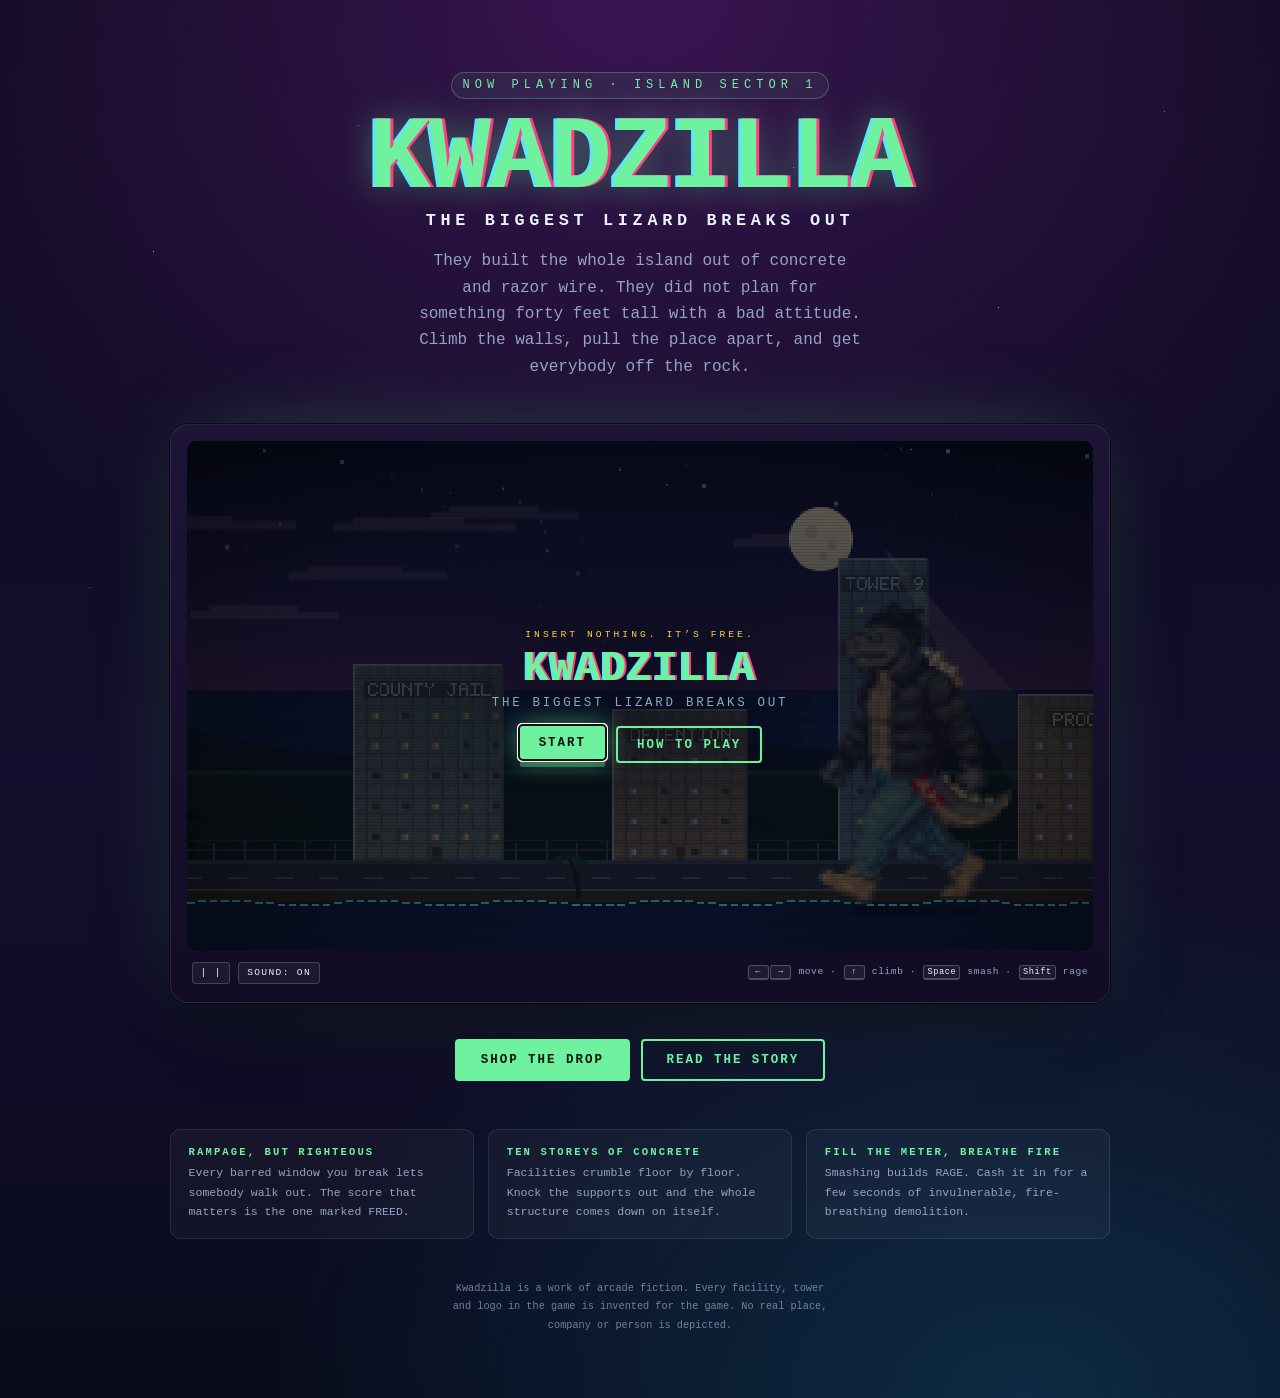
<file: game.html>
<!doctype html>
<html lang="en">
<head>
<meta charset="utf-8">
<meta name="viewport" content="width=device-width, initial-scale=1, viewport-fit=cover">
<title>Kwadzilla — The Biggest Lizard Breaks Out</title>
<meta name="description" content="Play Kwadzilla: the biggest lizard breaks out. A retro arcade splash page where a giant lizard levels the prison island and frees everybody inside.">
<meta name="theme-color" content="#070a18">
<meta name="robots" content="noindex">

<!-- Social preview (swap the image URL for your own once hosted) -->
<meta property="og:title" content="Kwadzilla — The Biggest Lizard Breaks Out">
<meta property="og:description" content="Climb it. Smash it. Free everybody. A playable arcade splash page.">
<meta property="og:type" content="website">

<link rel="stylesheet" href="./assets/kwadzilla-game.css">
<style>
  html, body { margin: 0; padding: 0; background: #070a18; }
  body { -webkit-font-smoothing: antialiased; }
</style>
</head>
<body>

<section class="kwad-hero">
  <div class="kwad-hero__inner">

    <p class="kwad-hero__eyebrow"><span>Now playing &middot; Island Sector 1</span></p>

    <h1 class="kwad-hero__title">
      Kwadzilla
      <small>The biggest lizard breaks out</small>
    </h1>

    <p class="kwad-hero__sub">
      They built the whole island out of concrete and razor wire. They did not
      plan for something forty feet tall with a bad attitude. Climb the walls,
      pull the place apart, and get everybody off the rock.
    </p>

    <!-- The game mounts itself into this element. -->
    <div
      data-kwadzilla
      data-cta-1-label="Shop the drop"
      data-cta-1-url="#"
      data-cta-2-label="Read the story"
      data-cta-2-url="#"
      data-reward-code="BIGLIZARD"
      data-reward-label="Sector cleared — take 15% off"
      data-reward-note="One use per customer. Applies at checkout."
      data-reward-score="20000"
      data-sound="on"></div>

    <div class="kwad-hero__cta">
      <a class="kwad-btn kwad-btn--go" href="#">Shop the drop</a>
      <a class="kwad-btn kwad-btn--ghost" href="#">Read the story</a>
    </div>

    <ul class="kwad-facts">
      <li>
        <b>Rampage, but righteous</b>
        <span>Every barred window you break lets somebody walk out. The score
          that matters is the one marked FREED.</span>
      </li>
      <li>
        <b>Ten storeys of concrete</b>
        <span>Facilities crumble floor by floor. Knock the supports out and the
          whole structure comes down on itself.</span>
      </li>
      <li>
        <b>Fill the meter, breathe fire</b>
        <span>Smashing builds RAGE. Cash it in for a few seconds of
          invulnerable, fire-breathing demolition.</span>
      </li>
    </ul>

    <p class="kwad-hero__foot">
      Kwadzilla is a work of arcade fiction. Every facility, tower and logo in
      the game is invented for the game. No real place, company or person is
      depicted.
    </p>

  </div>
</section>

<script src="./assets/kwadzilla-game.js" defer></script>
</body>
</html>
</file>
<file: assets/kwadzilla-game.css>
/*!
 * KWADZILLA — THE BIGGEST LIZARD BREAKS OUT
 * Splash page + arcade cabinet styles. Scoped under .kwad-hero / .kwad-game
 * so it can be dropped into any Shopify theme without leaking.
 */

/* Design tokens live on both the full-page hero and the standalone embed, so
   the arcade cabinet looks the same dropped into a Horizon theme block as it
   does inside our own section. */
.kwad-hero,
.kwad-embed {
  --kwad-bg: #070a18;
  --kwad-bg-2: #150e2e;
  --kwad-ink: #eaf2ff;
  --kwad-dim: #93a3c4;
  --kwad-acid: #6ef2a0;
  --kwad-hot: #ff3d7f;
  --kwad-gold: #ffd23f;
  --kwad-cyan: #59e6ff;
  --kwad-edge: rgba(110, 242, 160, 0.28);
  --kwad-mono: ui-monospace, "SFMono-Regular", "SF Mono", Menlo, Consolas, "Liberation Mono", monospace;

  font-family: var(--kwad-mono);
  text-align: center;
}

.kwad-hero {
  position: relative;
  isolation: isolate;
  overflow: hidden;
  padding: clamp(2rem, 6vw, 4.5rem) clamp(1rem, 4vw, 3rem) clamp(2.5rem, 6vw, 4rem);
  background:
    radial-gradient(120% 80% at 50% 0%, #3a1552 0%, rgba(58, 21, 82, 0) 60%),
    radial-gradient(90% 60% at 80% 100%, #0d2b44 0%, rgba(13, 43, 68, 0) 65%),
    linear-gradient(180deg, var(--kwad-bg) 0%, var(--kwad-bg-2) 55%, #090c1c 100%);
  color: var(--kwad-ink);
}

/* Embedded as a theme block. Transparent by default so it sits inside whatever
   colour scheme the surrounding Horizon section is using. */
.kwad-embed {
  color: inherit;
}

.kwad-embed .kwad-game { margin-top: 0; }

/* With no backdrop of our own, the surrounding scheme may well be light, and
   acid green on cream is unreadable. Borrow the scheme's own text colour. */
.kwad-embed:not(.kwad-embed--dark) .kwad-btn--ghost,
.kwad-hero--plain .kwad-btn--ghost {
  color: inherit;
  border-color: currentColor;
  opacity: 0.85;
}

.kwad-embed:not(.kwad-embed--dark) .kwad-btn--ghost:hover,
.kwad-embed:not(.kwad-embed--dark) .kwad-btn--ghost:focus-visible,
.kwad-hero--plain .kwad-btn--ghost:hover,
.kwad-hero--plain .kwad-btn--ghost:focus-visible {
  opacity: 1;
  background: currentColor;
  color: canvas;
}

/* …or opt into the arcade backdrop as a self-contained panel. */
.kwad-embed--dark {
  padding: clamp(1rem, 3vw, 2rem);
  border-radius: 16px;
  color: var(--kwad-ink);
  background:
    radial-gradient(120% 90% at 50% 0%, #3a1552 0%, rgba(58, 21, 82, 0) 62%),
    linear-gradient(180deg, var(--kwad-bg) 0%, var(--kwad-bg-2) 60%, #090c1c 100%);
}

/* Horizon glow + starfield, pure CSS so there are no image requests. */
.kwad-hero::before {
  content: "";
  position: absolute;
  inset: 0;
  z-index: -1;
  background-image:
    radial-gradient(1px 1px at 12% 18%, rgba(255, 255, 255, 0.7) 50%, transparent 51%),
    radial-gradient(1px 1px at 28% 9%, rgba(255, 255, 255, 0.5) 50%, transparent 51%),
    radial-gradient(1px 1px at 44% 24%, rgba(255, 255, 255, 0.6) 50%, transparent 51%),
    radial-gradient(1px 1px at 62% 12%, rgba(255, 255, 255, 0.45) 50%, transparent 51%),
    radial-gradient(1px 1px at 78% 22%, rgba(255, 255, 255, 0.65) 50%, transparent 51%),
    radial-gradient(1px 1px at 91% 8%, rgba(255, 255, 255, 0.5) 50%, transparent 51%),
    radial-gradient(1px 1px at 7% 42%, rgba(255, 255, 255, 0.4) 50%, transparent 51%),
    radial-gradient(1px 1px at 84% 46%, rgba(255, 255, 255, 0.35) 50%, transparent 51%);
  opacity: 0.9;
}

.kwad-hero__inner {
  position: relative;
  max-width: 1080px;
  margin: 0 auto;
}

/* ------------------------------------------------------------------ */
/* Headline                                                            */
/* ------------------------------------------------------------------ */

.kwad-hero__eyebrow {
  margin: 0 0 1rem;
  font-size: clamp(0.62rem, 1.6vw, 0.75rem);
  letter-spacing: 0.42em;
  text-transform: uppercase;
  color: var(--kwad-acid);
}

.kwad-hero__eyebrow span {
  display: inline-block;
  padding: 0.45em 0.9em;
  border: 1px solid var(--kwad-edge);
  border-radius: 999px;
  background: rgba(110, 242, 160, 0.07);
}

.kwad-hero__title {
  margin: 0;
  font-size: clamp(2.6rem, 11vw, 6.5rem);
  line-height: 0.86;
  font-weight: 900;
  letter-spacing: -0.02em;
  text-transform: uppercase;
  font-family: Impact, "Haettenschweiler", "Arial Narrow Bold", "Anton", var(--kwad-mono);
  color: var(--kwad-acid);
  text-shadow:
    3px 0 0 var(--kwad-hot),
    -3px 0 0 var(--kwad-cyan),
    0 0 34px rgba(110, 242, 160, 0.45);
}

.kwad-hero__title small {
  display: block;
  margin-top: 0.6rem;
  font-family: var(--kwad-mono);
  font-size: clamp(0.7rem, 2.6vw, 1.05rem);
  font-weight: 700;
  letter-spacing: 0.28em;
  color: var(--kwad-ink);
  text-shadow: none;
}

.kwad-hero__sub {
  max-width: 46ch;
  margin: 1.25rem auto 0;
  font-size: clamp(0.85rem, 2.2vw, 1rem);
  line-height: 1.65;
  color: var(--kwad-dim);
}

/* ------------------------------------------------------------------ */
/* Cabinet                                                             */
/* ------------------------------------------------------------------ */

.kwad-game {
  margin: clamp(1.75rem, 5vw, 2.75rem) auto 0;
  max-width: 940px;
}

.kwad-cab {
  padding: clamp(0.6rem, 2vw, 1rem);
  border-radius: 18px;
  background: linear-gradient(180deg, #1d1436 0%, #120c24 100%);
  border: 1px solid rgba(255, 255, 255, 0.09);
  box-shadow:
    0 0 0 1px rgba(0, 0, 0, 0.6),
    0 30px 70px -30px rgba(0, 0, 0, 0.95),
    0 0 90px -30px rgba(110, 242, 160, 0.35);
}

.kwad-screen {
  position: relative;
  border-radius: 10px;
  overflow: hidden;
  background: #04060f;
  box-shadow: inset 0 0 0 2px rgba(0, 0, 0, 0.8), inset 0 0 60px rgba(0, 0, 0, 0.8);
}

.kwad-canvas {
  display: block;
  width: 100%;
  height: auto;
  aspect-ratio: 16 / 9;
  image-rendering: pixelated;
  image-rendering: crisp-edges;
  outline: none;
  touch-action: manipulation;
}

.kwad-canvas:focus-visible {
  box-shadow: inset 0 0 0 2px var(--kwad-acid);
}

.kwad-scan {
  position: absolute;
  inset: 0;
  pointer-events: none;
  background:
    repeating-linear-gradient(
      180deg,
      rgba(0, 0, 0, 0.24) 0px,
      rgba(0, 0, 0, 0.24) 1px,
      rgba(0, 0, 0, 0) 1px,
      rgba(0, 0, 0, 0) 3px
    );
  mix-blend-mode: multiply;
  opacity: 0.55;
}

/* ------------------------------------------------------------------ */
/* Overlay panels (start / how to play / pause / game over)            */
/* ------------------------------------------------------------------ */

.kwad-ui {
  position: absolute;
  inset: 0;
  display: grid;
  place-items: center;
  padding: 1rem;
  background: radial-gradient(70% 70% at 50% 45%, rgba(6, 10, 24, 0.86) 0%, rgba(4, 6, 15, 0.4) 100%);
}

.kwad-ui[hidden] { display: none; }

.kwad-panel {
  width: min(100%, 460px);
  text-align: center;
}

.kwad-kicker {
  margin: 0 0 0.5rem;
  font-size: 0.6rem;
  letter-spacing: 0.32em;
  text-transform: uppercase;
  color: var(--kwad-gold);
}

.kwad-logo {
  margin: 0;
  font-size: clamp(1.6rem, 6vw, 2.6rem);
  line-height: 1;
  font-weight: 900;
  letter-spacing: 0.02em;
  font-family: Impact, "Haettenschweiler", "Arial Narrow Bold", var(--kwad-mono);
  color: var(--kwad-acid);
  text-shadow: 2px 0 0 var(--kwad-hot), -2px 0 0 var(--kwad-cyan);
}

.kwad-tag {
  margin: 0.4rem 0 0;
  font-size: clamp(0.6rem, 2.4vw, 0.78rem);
  letter-spacing: 0.22em;
  text-transform: uppercase;
  color: var(--kwad-dim);
}

.kwad-h {
  margin: 0 0 0.85rem;
  font-size: clamp(1.1rem, 4.5vw, 1.6rem);
  letter-spacing: 0.18em;
  text-transform: uppercase;
  color: var(--kwad-acid);
}

.kwad-h--red { color: var(--kwad-hot); }

.kwad-list {
  margin: 0 0 0.9rem;
  padding: 0;
  list-style: none;
  text-align: left;
  font-size: clamp(0.66rem, 2.4vw, 0.8rem);
  line-height: 1.9;
  color: var(--kwad-ink);
}

.kwad-list b { color: var(--kwad-gold); }

.kwad-note {
  margin: 0 0 1rem;
  font-size: clamp(0.64rem, 2.2vw, 0.76rem);
  line-height: 1.7;
  color: var(--kwad-dim);
}

.kwad-note b { color: var(--kwad-gold); }

.kwad-meta {
  margin: 0.9rem 0 0;
  font-size: 0.66rem;
  letter-spacing: 0.2em;
  color: var(--kwad-dim);
}

.kwad-stats {
  display: flex;
  justify-content: center;
  gap: clamp(0.8rem, 4vw, 2rem);
  margin: 0 0 1.1rem;
}

.kwad-stats div { margin: 0; }

.kwad-stats dt {
  font-size: 0.58rem;
  letter-spacing: 0.24em;
  text-transform: uppercase;
  color: var(--kwad-dim);
}

.kwad-stats dd {
  margin: 0.25rem 0 0;
  font-size: clamp(0.9rem, 3.6vw, 1.3rem);
  font-weight: 700;
  color: var(--kwad-gold);
}

.kwad-actions {
  display: flex;
  flex-wrap: wrap;
  justify-content: center;
  gap: 0.6rem;
  margin-top: 1rem;
}

/* ------------------------------------------------------------------ */
/* Buttons                                                             */
/* ------------------------------------------------------------------ */

.kwad-btn {
  display: inline-block;
  padding: 0.75em 1.5em;
  border: 2px solid var(--kwad-acid);
  border-radius: 4px;
  background: var(--kwad-acid);
  color: #07110b;
  font-family: inherit;
  font-size: clamp(0.66rem, 2.4vw, 0.78rem);
  font-weight: 700;
  letter-spacing: 0.16em;
  text-transform: uppercase;
  text-decoration: none;
  cursor: pointer;
  transition: transform 0.12s ease, box-shadow 0.12s ease, background-color 0.12s ease;
}

.kwad-btn:hover,
.kwad-btn:focus-visible {
  transform: translateY(-2px);
  box-shadow: 0 8px 0 -2px rgba(110, 242, 160, 0.35), 0 0 26px rgba(110, 242, 160, 0.5);
}

.kwad-btn:active { transform: translateY(0); }

.kwad-btn--ghost {
  background: transparent;
  color: var(--kwad-acid);
}

.kwad-btn--ghost:hover,
.kwad-btn--ghost:focus-visible {
  background: rgba(110, 242, 160, 0.12);
}

.kwad-hero__cta {
  display: flex;
  flex-wrap: wrap;
  justify-content: center;
  gap: 0.7rem;
  margin-top: clamp(1.5rem, 4vw, 2.25rem);
}

.kwad-hero__cta .kwad-btn { padding: 0.95em 1.9em; }

/* ------------------------------------------------------------------ */
/* Reward reveal                                                       */
/* ------------------------------------------------------------------ */

.kwad-reward {
  margin: 0 0 0.6rem;
  padding: 0.9rem;
  border: 1px dashed var(--kwad-gold);
  border-radius: 8px;
  background: rgba(255, 210, 63, 0.08);
}

.kwad-reward__label {
  margin: 0 0 0.55rem;
  font-size: 0.62rem;
  letter-spacing: 0.22em;
  text-transform: uppercase;
  color: var(--kwad-gold);
}

.kwad-reward__note {
  margin: 0.55rem 0 0;
  font-size: 0.62rem;
  line-height: 1.6;
  color: var(--kwad-dim);
}

.kwad-code {
  display: inline-flex;
  align-items: center;
  gap: 0.75rem;
  padding: 0.55em 0.9em;
  border: 2px solid var(--kwad-gold);
  border-radius: 4px;
  background: #0b0d1c;
  color: var(--kwad-gold);
  font-family: inherit;
  font-size: clamp(0.8rem, 3.2vw, 1.05rem);
  font-weight: 700;
  letter-spacing: 0.16em;
  cursor: pointer;
}

.kwad-code em {
  font-style: normal;
  font-size: 0.58rem;
  letter-spacing: 0.14em;
  text-transform: uppercase;
  color: var(--kwad-dim);
}

.kwad-code:hover { background: #141731; }

/* ------------------------------------------------------------------ */
/* Control bar                                                         */
/* ------------------------------------------------------------------ */

.kwad-bar {
  display: flex;
  align-items: center;
  gap: 0.5rem;
  padding: 0.7rem 0.3rem 0.15rem;
  flex-wrap: wrap;
}

.kwad-chip {
  padding: 0.45em 0.8em;
  border: 1px solid rgba(255, 255, 255, 0.18);
  border-radius: 4px;
  background: rgba(255, 255, 255, 0.05);
  color: var(--kwad-ink);
  font-family: inherit;
  font-size: 0.6rem;
  letter-spacing: 0.14em;
  text-transform: uppercase;
  cursor: pointer;
}

.kwad-chip:hover { background: rgba(255, 255, 255, 0.12); }
.kwad-chip.is-off { color: var(--kwad-dim); opacity: 0.7; }

.kwad-hint {
  margin: 0 0 0 auto;
  font-size: 0.6rem;
  letter-spacing: 0.06em;
  color: var(--kwad-dim);
}

.kwad-hint kbd {
  display: inline-block;
  min-width: 1.5em;
  padding: 0.1em 0.35em;
  margin: 0 0.1em;
  border: 1px solid rgba(255, 255, 255, 0.22);
  border-bottom-width: 2px;
  border-radius: 3px;
  background: rgba(255, 255, 255, 0.06);
  font-family: inherit;
  font-size: 0.9em;
  color: var(--kwad-ink);
}

/* ------------------------------------------------------------------ */
/* Touch controls                                                      */
/* ------------------------------------------------------------------ */

.kwad-touch {
  display: none;
  justify-content: space-between;
  align-items: center;
  gap: 1rem;
  margin-top: 0.65rem;
  user-select: none;
  -webkit-user-select: none;
}

.kwad-game.is-touch .kwad-touch { display: flex; }
.kwad-game.is-touch .kwad-hint { display: none; }

.kwad-dpad {
  position: relative;
  width: 132px;
  height: 132px;
  flex: none;
}

.kwad-key {
  position: absolute;
  display: grid;
  place-items: center;
  border: 1px solid rgba(110, 242, 160, 0.4);
  border-radius: 8px;
  background: rgba(110, 242, 160, 0.1);
  color: var(--kwad-acid);
  font-family: inherit;
  font-size: 0.7rem;
  font-weight: 700;
  letter-spacing: 0.1em;
  touch-action: none;
  cursor: pointer;
}

.kwad-key.is-down {
  background: rgba(110, 242, 160, 0.45);
  color: #07110b;
}

.kwad-key--u { top: 0; left: 44px; width: 44px; height: 44px; }
.kwad-key--l { top: 44px; left: 0; width: 44px; height: 44px; }
.kwad-key--r { top: 44px; left: 88px; width: 44px; height: 44px; }
.kwad-key--d { top: 88px; left: 44px; width: 44px; height: 44px; }

.kwad-acts {
  position: relative;
  display: flex;
  align-items: flex-end;
  gap: 0.5rem;
}

.kwad-acts .kwad-key {
  position: static;
  padding: 0 0.9rem;
  height: 52px;
  min-width: 62px;
}

.kwad-key--hit {
  height: 64px;
  min-width: 84px;
  border-color: var(--kwad-hot);
  background: rgba(255, 61, 127, 0.16);
  color: var(--kwad-hot);
  font-size: 0.8rem;
}

.kwad-key--hit.is-down { background: rgba(255, 61, 127, 0.5); color: #170208; }

.kwad-key--rage {
  border-color: var(--kwad-gold);
  background: rgba(255, 210, 63, 0.14);
  color: var(--kwad-gold);
}

.kwad-key--rage.is-down { background: rgba(255, 210, 63, 0.5); color: #171003; }

/* ------------------------------------------------------------------ */
/* Feature strip + footnote                                            */
/* ------------------------------------------------------------------ */

.kwad-facts {
  display: grid;
  grid-template-columns: repeat(auto-fit, minmax(190px, 1fr));
  gap: 0.9rem;
  margin: clamp(2rem, 5vw, 3rem) auto 0;
  padding: 0;
  list-style: none;
  max-width: 940px;
  text-align: left;
}

.kwad-facts li {
  padding: 1rem 1.1rem;
  border: 1px solid rgba(255, 255, 255, 0.09);
  border-radius: 10px;
  background: rgba(255, 255, 255, 0.035);
}

.kwad-facts b {
  display: block;
  margin-bottom: 0.35rem;
  font-size: 0.66rem;
  letter-spacing: 0.2em;
  text-transform: uppercase;
  color: var(--kwad-acid);
}

.kwad-facts span {
  font-size: 0.72rem;
  line-height: 1.7;
  color: var(--kwad-dim);
}

.kwad-hero__foot {
  max-width: 62ch;
  margin: clamp(1.75rem, 4vw, 2.5rem) auto 0;
  font-size: 0.64rem;
  line-height: 1.8;
  color: rgba(147, 163, 196, 0.75);
}

/* ------------------------------------------------------------------ */
/* Motion / small screens                                              */
/* ------------------------------------------------------------------ */

@media (max-width: 600px) {
  .kwad-bar { justify-content: center; }
  .kwad-hint { margin: 0.35rem 0 0; width: 100%; text-align: center; }
  .kwad-touch { flex-direction: row; }
  .kwad-dpad { width: 114px; height: 114px; }
  .kwad-key--u { left: 38px; width: 38px; height: 38px; }
  .kwad-key--l { top: 38px; width: 38px; height: 38px; }
  .kwad-key--r { top: 38px; left: 76px; width: 38px; height: 38px; }
  .kwad-key--d { top: 76px; left: 38px; width: 38px; height: 38px; }
  .kwad-acts { flex-direction: column-reverse; align-items: stretch; }
  .kwad-acts .kwad-key { height: 44px; }
  .kwad-key--hit { height: 52px; }
}

@media (prefers-reduced-motion: reduce) {
  .kwad-btn { transition: none; }
  .kwad-btn:hover, .kwad-btn:focus-visible { transform: none; }
  .kwad-scan { opacity: 0.25; }
}

/* Theme-block section using the merchant's own colour scheme instead of the
   arcade backdrop: drop our gradient and inherit the scheme's colours. */
.kwad-hero--plain {
  background: none;
  color: inherit;
}

.kwad-hero--plain::before { display: none; }
</file>
